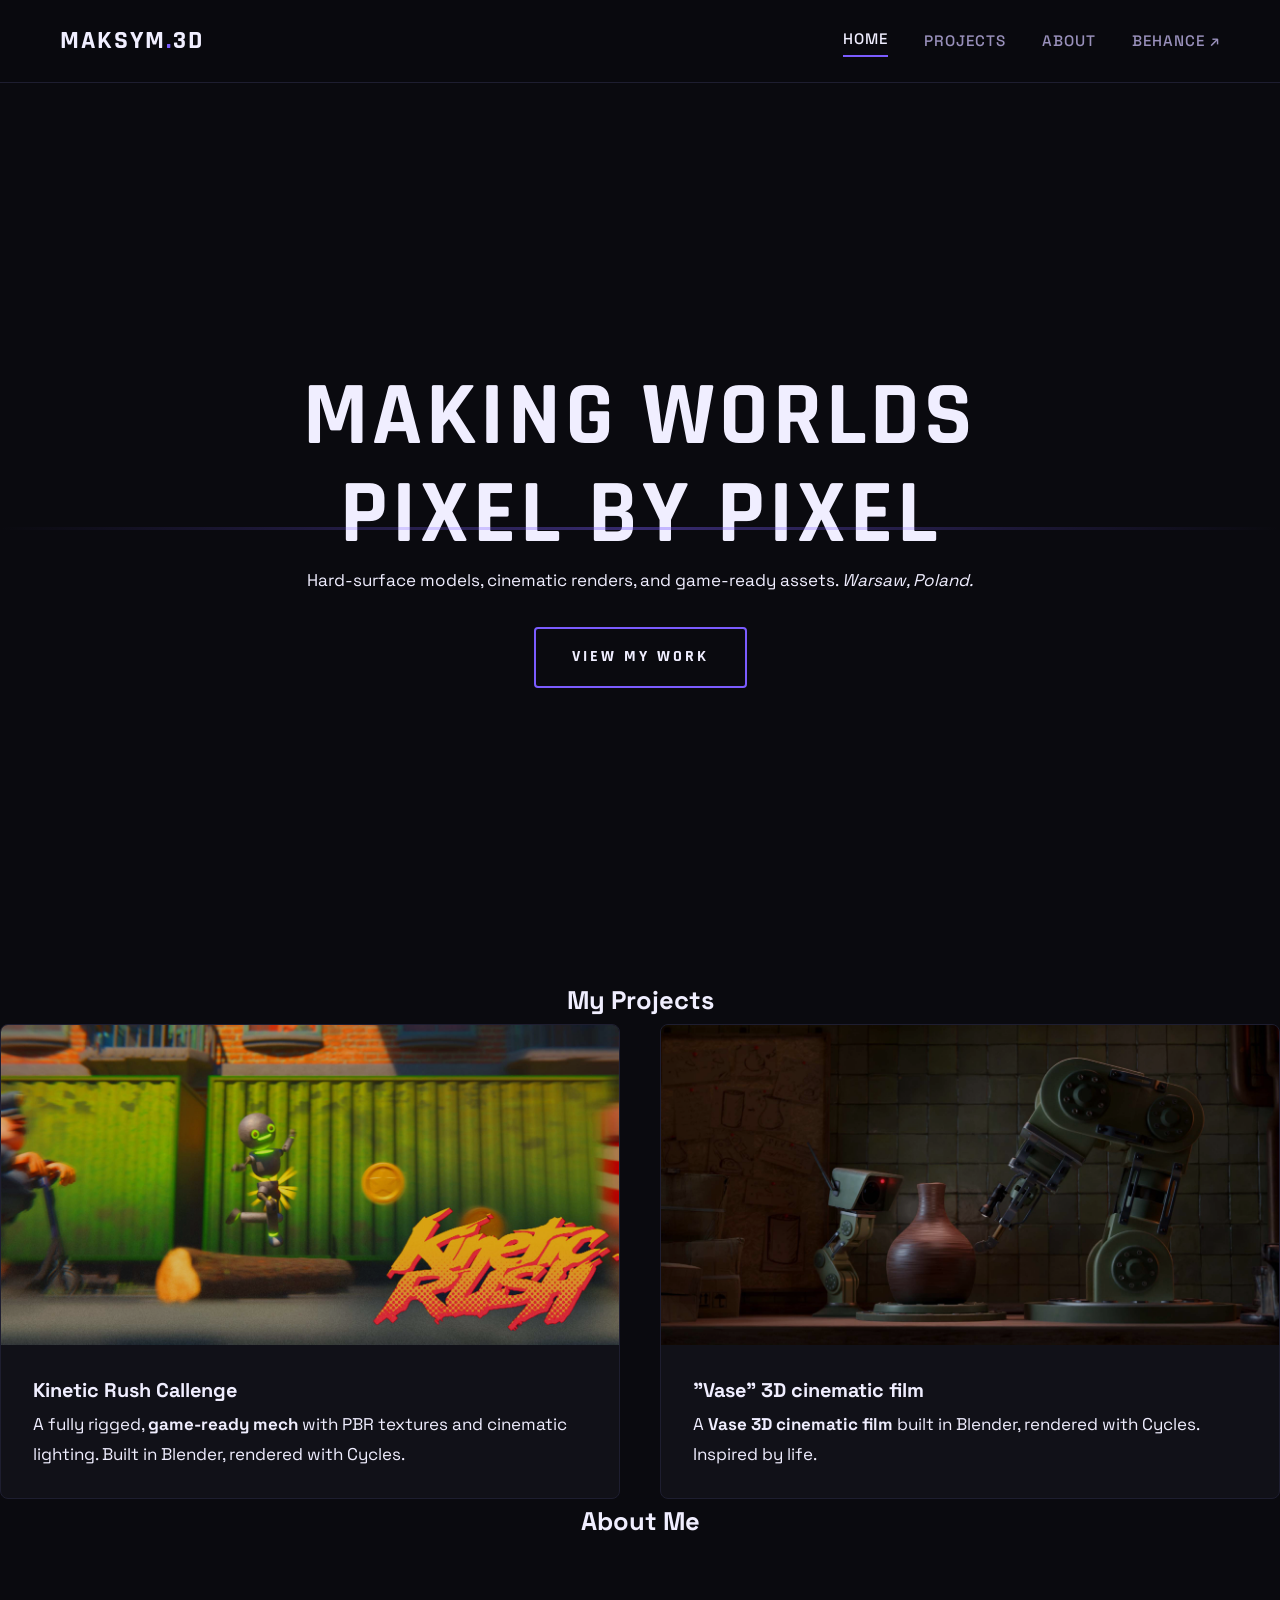
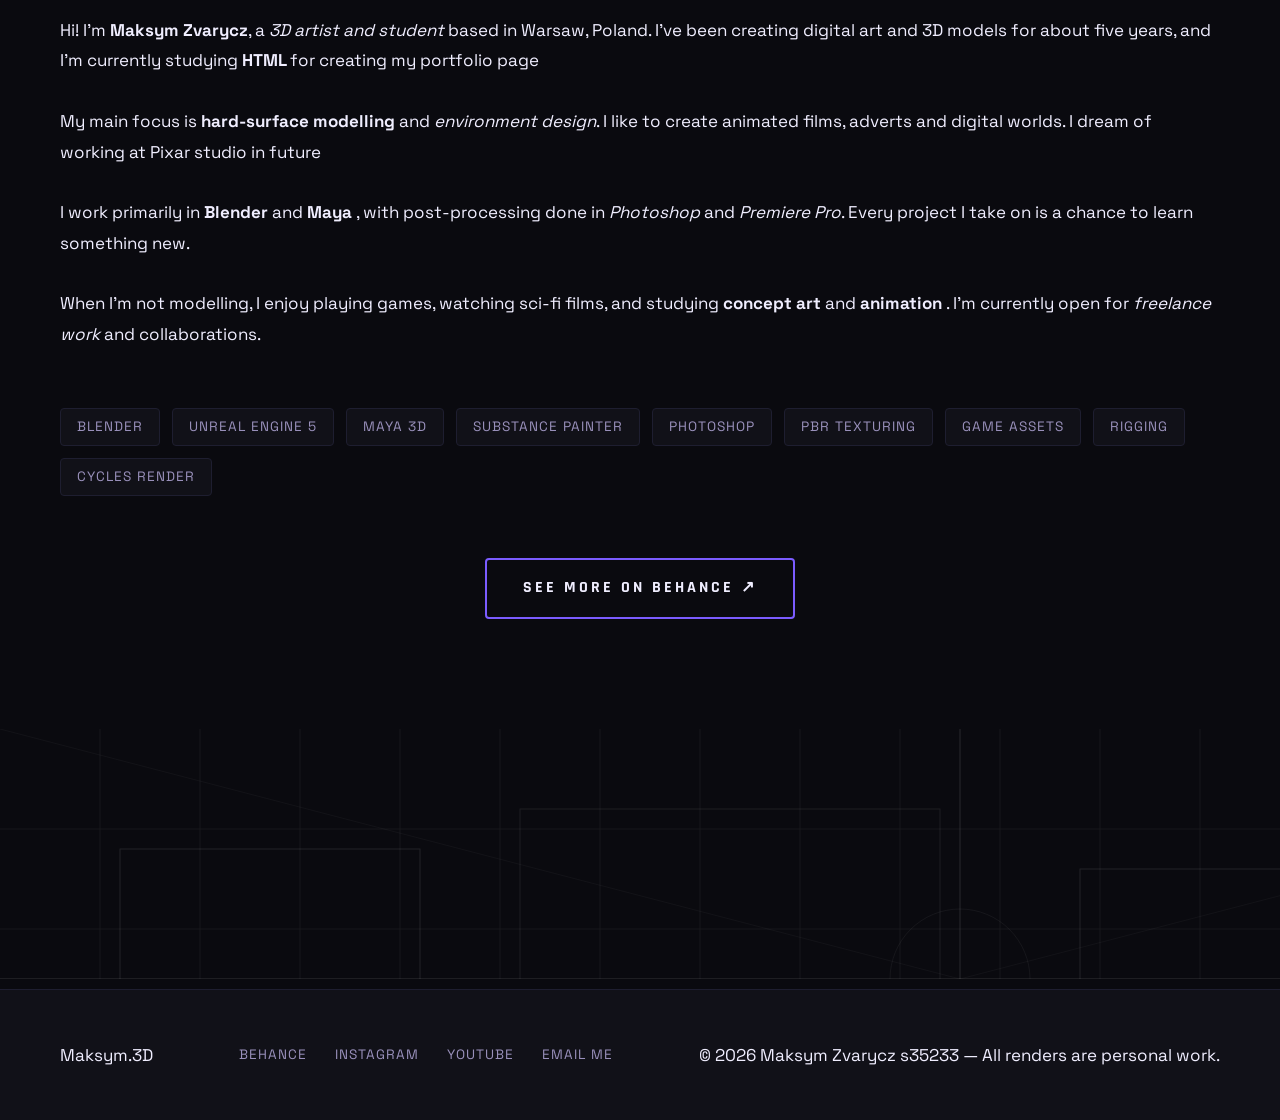
<file: index.html>
<!DOCTYPE html>
<html>
<html lang="en">
<head>
    <meta charset="UTF-8">
    <meta name="viewport" content="width=device-width, initial-scale=1.0">
    <title>Maksym Zvarycz — 3D Artist Portfolio</title>
    <link rel="stylesheet" href="style.css">
</head>
 
<body>
    <header>
        <a href="index.html" class="logo">Maksym<span>.</span>3D</a>
        <nav>
            <a href="index.html" class="active">Home</a>
            <a href="#projects">Projects</a>
            <a href="#about">About</a>
            <a href="https://www.behance.net/maximalityyystudio" target="_blank"> Behance ↗</a>
        </nav>
    </header>
    <main>
 
        <!-- Main banner  -->
        <section class="hero">
            <h1>Making Worlds<br><span>Pixel by Pixel</span></h1>
            <p>Hard-surface models, cinematic renders, and game-ready assets. <em>Warsaw, Poland.</em></p>
            <a href="#projects" class="btn">View My Work</a>
        </section>
 
        <!- PROJECTS ->
        <section id="projects">
            <center><h2>My <span>Projects</span></h2></center>
 
            <div class="projects-grid">
 
                <!-- Card 1 -->
                <a href="https://s35233-pja.github.io/card_1.HTML" class="project-card">
                    <img
                        src="Kinetic rush image.jpg"
                        alt="Kinetic Rush Callenge"
                    >
                    <div class="card-body">
                        <h3>Kinetic Rush Callenge</h3>
                        <p>A fully rigged, <b>game-ready mech</b> with PBR textures and cinematic lighting. Built in Blender, rendered with Cycles.</p>
                    </div>
                </a>
 
                <!-- Card 2 -->
                <a href="https://s35233-pja.github.io/card 2.HTML" class="project-card">
                    <img
                        src="Vase film banner.jpg"
                        alt="It's great that someone's reading this. Give me 35 points pls)"
                    >
                    <div class="card-body">
                        <h3> "Vase" 3D cinematic film</h3>
                        <p>A <b> Vase 3D cinematic film</b> built in Blender, rendered with Cycles. Inspired by life. </p>
                    </div>
                </a>
 
            </div>
        </section>
 


        <!-- ABOUT ME -->
        <section id="about">
<center> <h2> About <span>Me</span> </h2> </center>
            <div class="about-section">
<p>
Hi! I'm <b>Maksym Zvarycz</b>, a <em>3D artist and student</em> based in Warsaw, Poland. I've been creating digital art and 3D models for about five years, and I'm currently studying <b> HTML </b> for creating my portfolio page </p> <p>
My main focus is <b>hard-surface modelling</b> and <em>environment design</em>. I like to create animated films, adverts and digital worlds. I dream of working at Pixar studio in future </p> <p>
I work primarily in <b>Blender</b> and <b> Maya </b>, with post-processing done in <em>Photoshop</em> and <em>Premiere Pro</em>. Every project I take on is a chance to learn something new.</p> <p>
When I'm not modelling, I enjoy playing games, watching sci-fi films, and studying <b>concept art</b> and <b> animation </b>. I'm currently open for <em>freelance work</em> and collaborations. 
</p>


<ul class="skills-list">
                    <li>Blender</li>
                    <li>Unreal Engine 5</li>
                    <li>Maya 3D</li>
                    <li>Substance Painter</li>
                    <li>Photoshop</li>
                    <li>PBR Texturing</li>
                    <li>Game Assets</li>
                    <li>Rigging</li>
                    <li>Cycles Render</li>
                </ul>
 
                <a href="https://www.behance.net/maximalityyystudio" target="_blank" class="btn">See More on Behance ↗</a>
            </div>
          <center>
<svg width="2560" height="250" >
    <!-- SVG BACKGROUND -->
    <rect width="2560" height="250" fill="#0a0a0f"/>

    <!-- GRID (small squares) -->
    <g stroke="white" opacity="0.05" stroke-width="1">
        <!-- vertical lines -->
        <path d="M100 0 V500"/>
        <path d="M200 0 V500"/>
        <path d="M300 0 V500"/>
        <path d="M400 0 V500"/>
        <path d="M500 0 V500"/>
        <path d="M600 0 V500"/>
        <path d="M700 0 V500"/>
        <path d="M800 0 V500"/>
        <path d="M900 0 V500"/>
        <path d="M1000 0 V500"/>
        <path d="M1100 0 V500"/>
        <path d="M1200 0 V500"/>
        <path d="M1300 0 V500"/>
        <path d="M1400 0 V500"/>
        <path d="M1500 0 V500"/>
        <path d="M1600 0 V500"/>
        <path d="M1700 0 V500"/>
        <path d="M1800 0 V500"/> <path d="M1900 0 V500"/> <path d="M2000 0 V500"/>
 <path d="M2100 0 V500"/> <path d="M2200 0 V500"/> <path d="M2300 0 V500"/> <path d="M2400 0 V500"/> <path d="M2500 0 V500"/>
      <!-- horizontal lines -->
        <path d="M0 100 H2560"/>
        <path d="M0 200 H2560"/>
        <path d="M0 300 H2560"/>
        <path d="M0 400 H25600"/>
    </g>

    <!-- THICK MAIN AXIS -->
    <line x1="0" y1="250" x2="2560" y2="250"
          stroke="white" stroke-width="2" opacity="0.08"/>

    <line x1="960" y1="0" x2="960" y2="500"
          stroke="white" stroke-width="2" opacity="0.06"/>

    <!-- TECH BOXES (like UI layout sketch) -->
    <rect x="120" y="120" width="300" height="180"
          fill="none" stroke="white" opacity="0.10"/>

    <rect x="520" y="80" width="420" height="260"
          fill="none" stroke="white" opacity="0.08"/>

    <rect x="1080" y="140" width="320" height="180"
          fill="none" stroke="white" opacity="0.10"/>

    <rect x="1500" y="100" width="300" height="220"
          fill="none" stroke="white" opacity="0.08"/>

    <!-- CIRCLES (technical marks) -->
    <circle cx="300" cy="350" r="40"
            fill="none" stroke="white" opacity="0.06"/>

    <circle cx="960" cy="250" r="70"
            fill="none" stroke="white" opacity="0.05"/>

    <circle cx="1600" cy="350" r="50"
            fill="none" stroke="white" opacity="0.06"/>

    <!-- DIAGONAL CONSTRUCTION LINES -->
    <line x1="0" y1="500" x2="1920" y2="0"
          stroke="white" opacity="0.03"/>

    <line x1="0" y1="0" x2="1920" y2="500"
          stroke="white" opacity="0.03"/>

</svg>
          </center>
        </section>
    </main>
 
    <!-- FOOTER -->
    <footer>
        <span class="footer-logo">Maksym<span>.</span>3D</span>
        <div class="footer-links">
            <a href="https://www.behance.net/maximalityyystudio" target="_blank">Behance </a>
            <a href="https://www.instagram.com/polskojaponska/" target="_blank" title="Not my instagram btw"> Instagram </a>
            <a href="https://www.youtube.com/@Maximalityyy/featured" target="_blank">YouTube </a>
            <a href="mailto:s353233@pjwstk.edu.pl">Email Me</a>
        </div>
        <p>&copy; 2026 Maksym Zvarycz s35233 — All renders are personal work.</p>
    </footer>
</body>
</html>
</file>
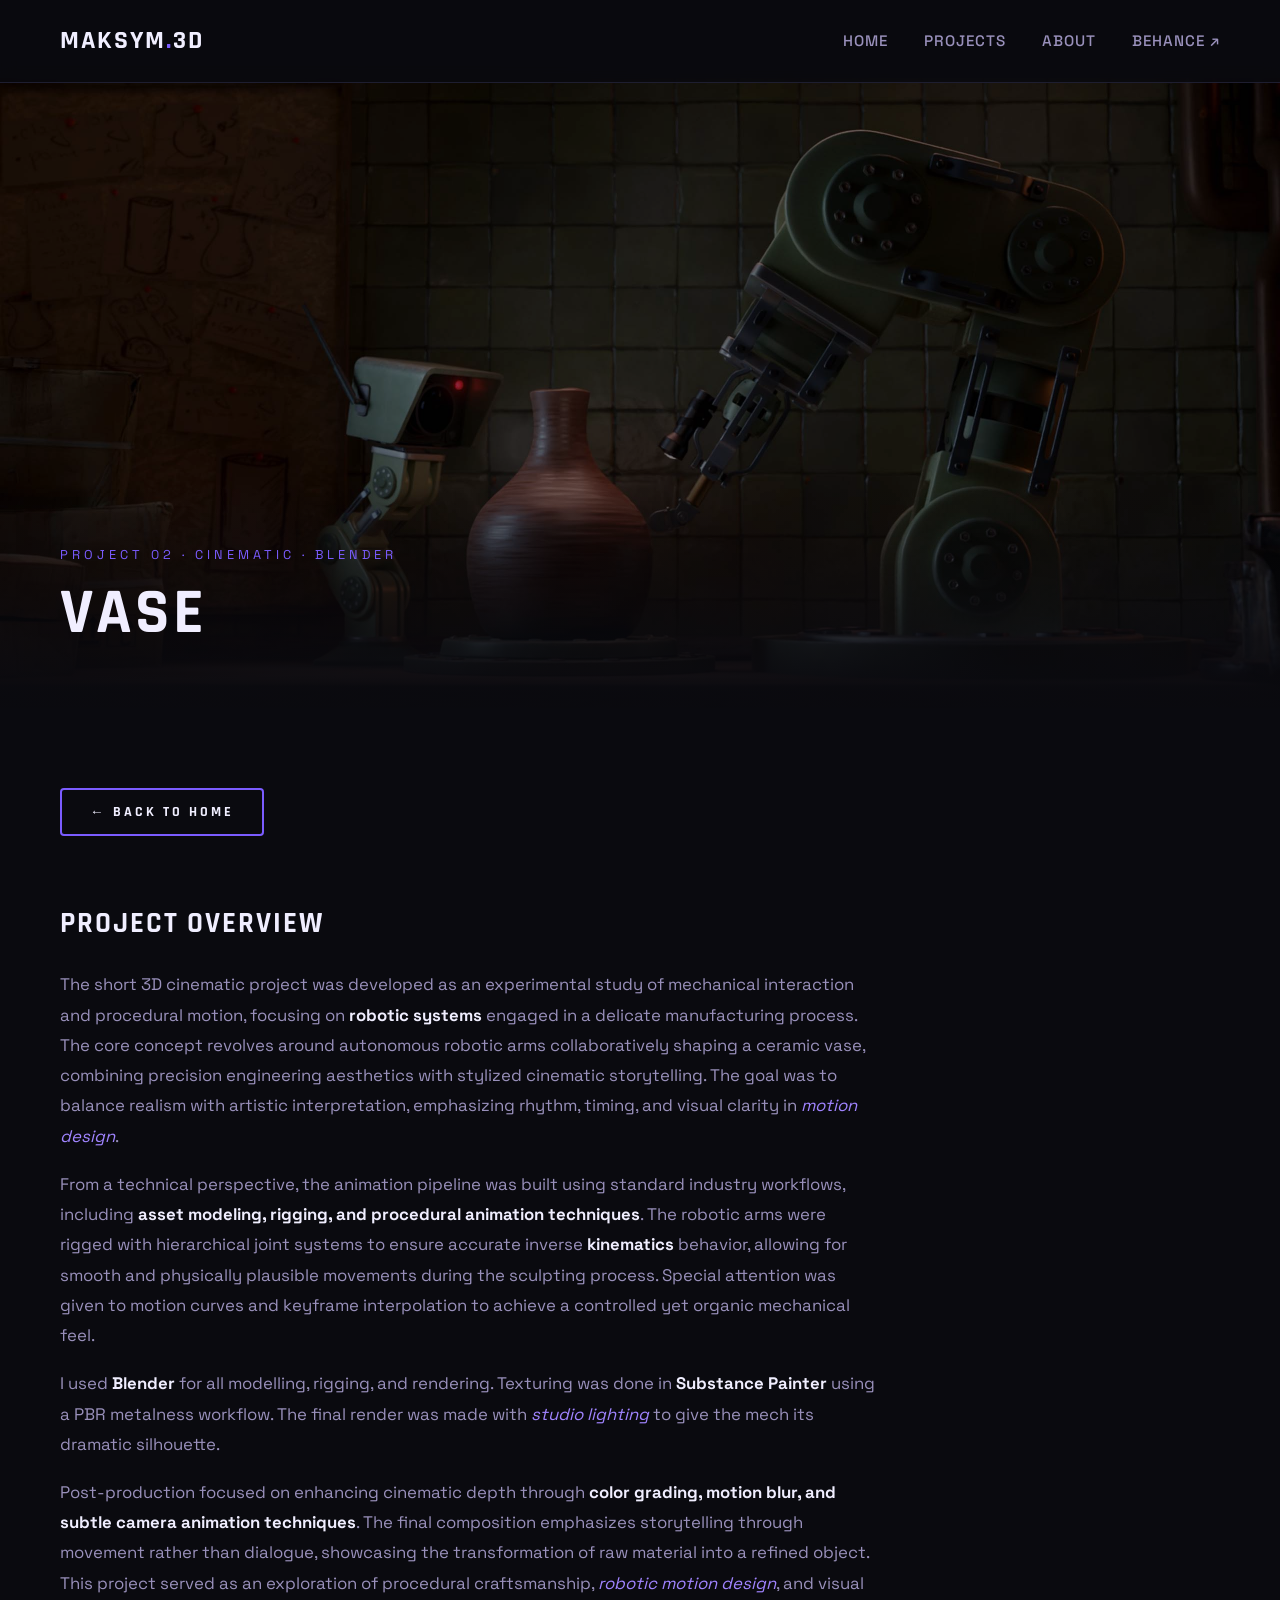
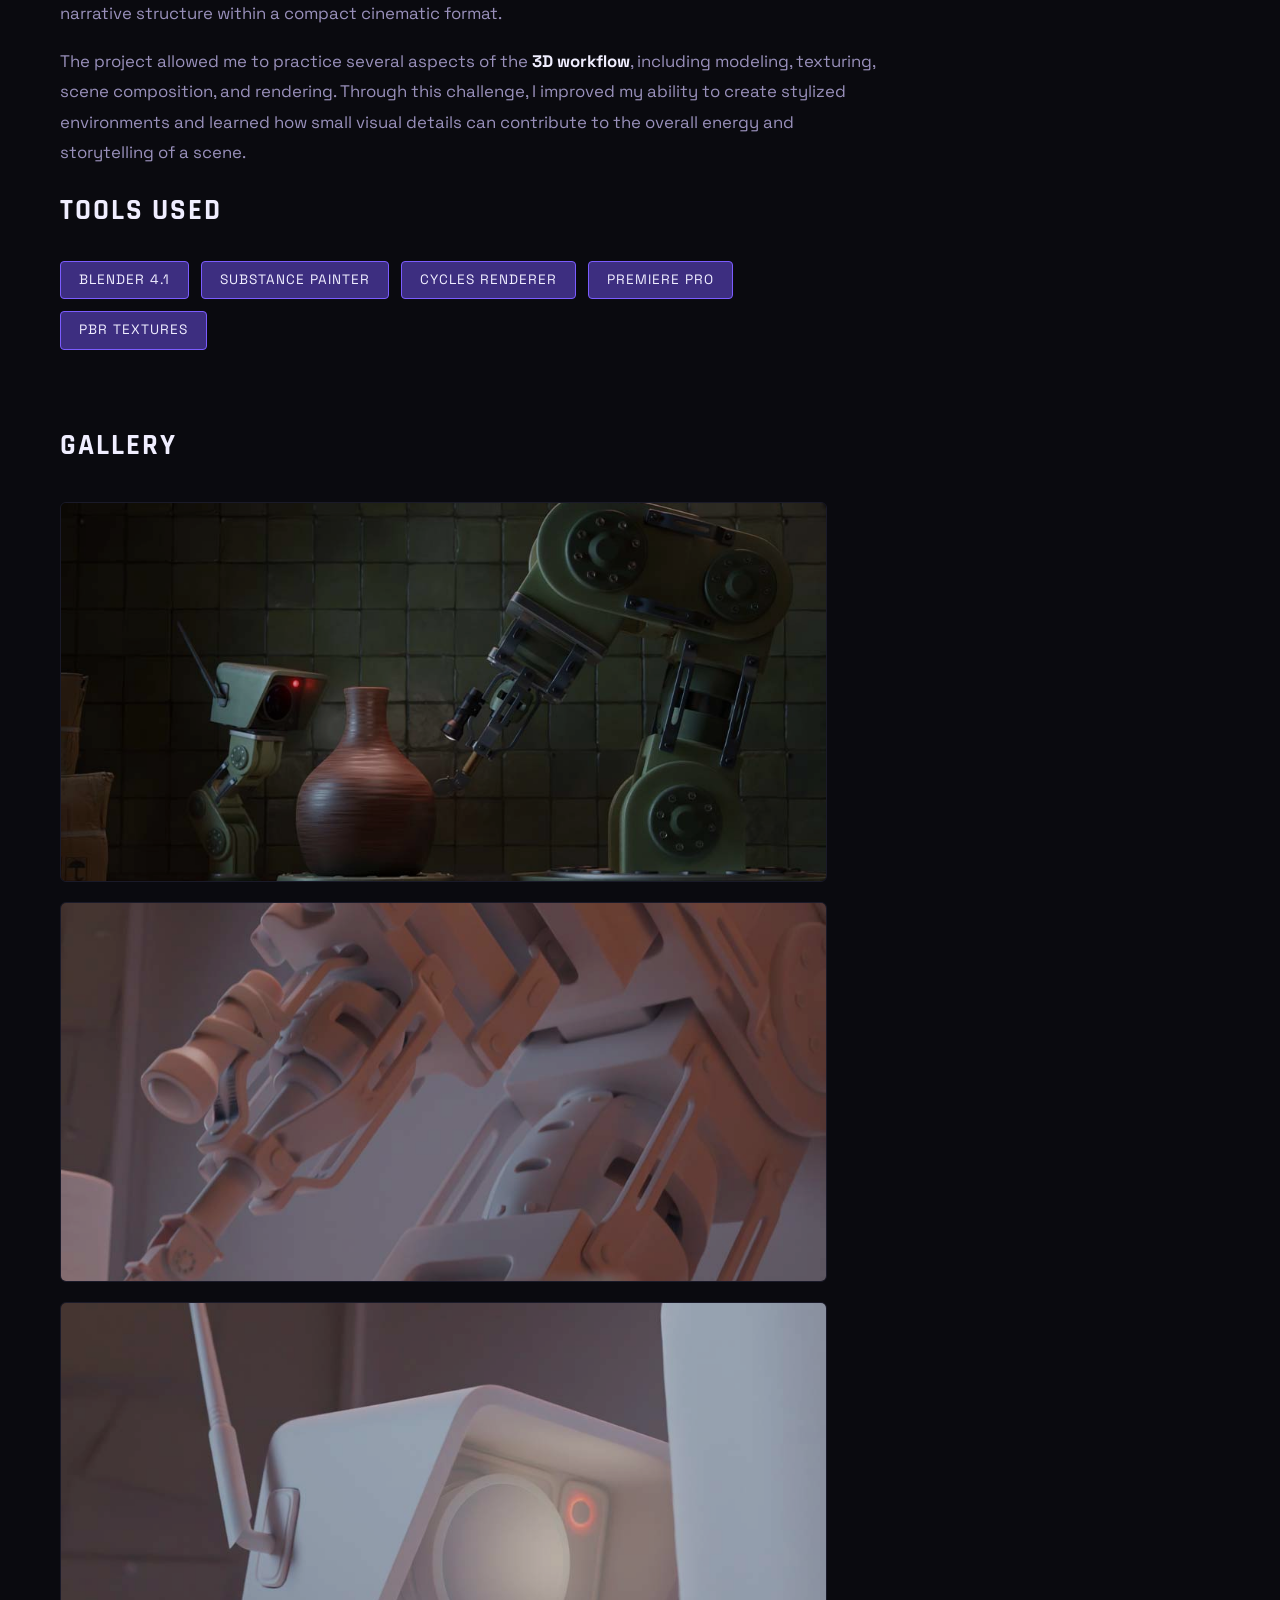
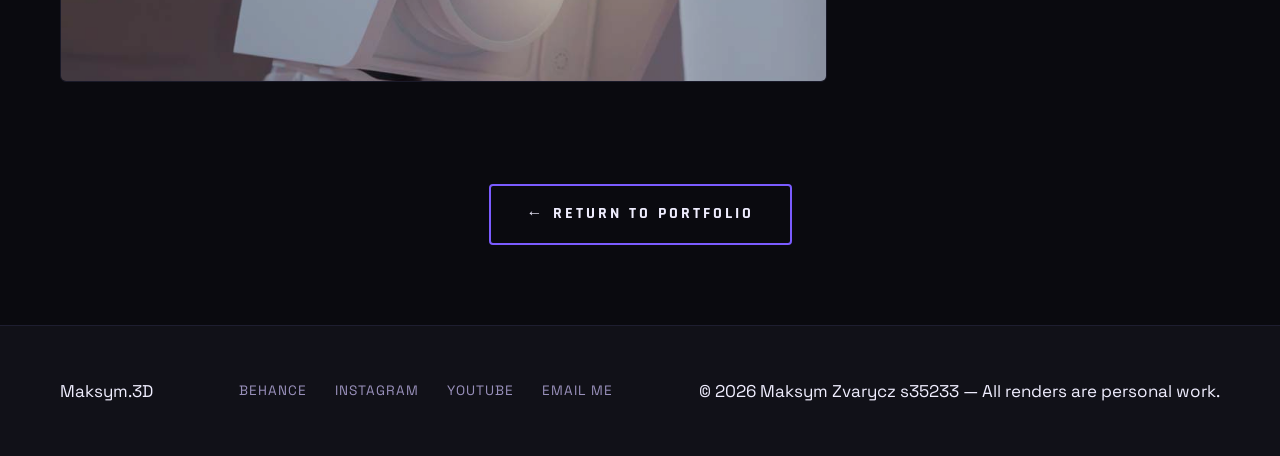
<file: card 2.HTML>
<html lang="en">
<head>
    <meta charset="UTF-8">
    <meta name="viewport" content="width=device-width, initial-scale=1.0">
    <title>Vase — Maksym Zvarycz 3D</title>
    <link rel="stylesheet" href="style.css">
</head>

<body>

    <!-- ===================== HEADER ===================== -->
    <header>
       <a href="index.html" class="logo">Maksym<span>.</span>3D</a>
        <nav>
            <a href="https://s35233-pja.github.io/index.html">Home</a>
            <a href="https://s35233-pja.github.io/index.html#projects">Projects</a>
            <a href="https://s35233-pja.github.io/index.html#about">About</a>
           <a href="https://www.behance.net/maximalityyystudio" target="_blank"> Behance ↗</a>
        </nav>
    </header>

    <!-- ===================== MAIN CONTENT ===================== -->
    <main>

        <!-- ===== PROJECT HERO BANNER ===== -->
        <section class="project-hero">
            <!-- Large banner image (external) -->
            <img
                class="hero-bg"
                src="Vase film banner.jpg"
            >

            <div class="project-hero-content">
                <span class="project-tag">Project 02 · Cinematic · Blender</span>
                <h1>Vase</h1>
            </div>
        </section>

        <!-- ===== PROJECT CONTENT ===== -->
        <div class="project-content">

            <!-- Back button -->
            <a href="index.html" class="btn btn-back">← Back to Home</a>

            <br><br><br>

            <!-- ===== DESCRIPTION ===== -->
            <div class="project-desc">
                <h2>Project Overview</h2>

                <p>
The short 3D cinematic project was developed as an experimental study of mechanical interaction and procedural motion, focusing on <b>robotic systems</b> engaged in a delicate manufacturing process.
The core concept revolves around autonomous robotic arms collaboratively shaping a ceramic vase, combining precision engineering aesthetics with stylized cinematic storytelling.
The goal was to balance realism with artistic interpretation, emphasizing rhythm, timing, and visual clarity in <em>motion design</em>.
                </p>

                <p>
From a technical perspective, the animation pipeline was built using standard industry workflows, including <b>asset modeling, rigging, and procedural animation techniques</b>.
The robotic arms were rigged with hierarchical joint systems to ensure accurate inverse <b>kinematics</b> behavior, allowing for smooth and physically plausible movements during the sculpting process. 
Special attention was given to motion curves and keyframe interpolation to achieve a controlled yet organic mechanical feel.
                </p>

                <p>
                    I used <b>Blender</b> for all modelling, rigging, and rendering.
                    Texturing was done in <b>Substance Painter</b> using a PBR metalness workflow.
                    The final render was made with <em>studio lighting</em> to give the mech its dramatic silhouette.
                </p>

                <p>
                    Post-production focused on enhancing cinematic depth through <b>color grading, motion blur, and subtle camera animation techniques</b>. 
The final composition emphasizes storytelling through movement rather than dialogue, showcasing the transformation of raw material into a refined object. 
This project served as an exploration of procedural craftsmanship, <em>robotic motion design</em>, and visual narrative structure within a compact cinematic format.
                </p>

                <p>
                    The project allowed me to practice several aspects of the <b>3D workflow</b>, including modeling, texturing, scene composition, and rendering.
Through this challenge, I improved my ability to create stylized environments and learned how small visual details can contribute to the overall energy and storytelling of a scene.
                </p>

                <!-- Tools used list -->
                <h2>Tools Used</h2>
                <ul class="tools-list">
                    <li>Blender 4.1</li>
                    <li>Substance Painter</li>
                    <li>Cycles Renderer</li>
                    <li>Premiere Pro</li>
                    <li>PBR textures</li>
                </ul>
            </div>

            <!-- ===== IMAGE GALLERY ===== -->
            <div class="gallery-section">
                <h2>Gallery</h2>
                <div class="gallery-grid">

                    <img
                        class="wide"
                        src="kont 6.jpg"
                        alt="render"
                    >

                    <img class="wide"
                        src="kont 5.jpg"
                        alt="render"
                    >

                    <img class="wide"
                        src="kont 7.jpg"
                        alt="render"
                    >
            
                </div>
            </div>

            <!-- ===== BACK BUTTON (bottom) ===== -->
            <div class="center-wrap">
                <a href="https://s35233-pja.github.io/index.html" class="btn">← Return to Portfolio</a>
            </div>
        </div><!-- end .project-content -->

    </main>

    <!-- FOOTER -->
    <footer>
        <span class="footer-logo">Maksym<span>.</span>3D</span>
        <div class="footer-links">
            <a href="https://www.behance.net/maximalityyystudio" target="_blank">Behance </a>
            <a href="https://www.instagram.com/polskojaponska/" target="_blank" title="Not my instagram btw"> Instagram </a>
            <a href="https://www.youtube.com/@Maximalityyy/featured" target="_blank">YouTube </a>
            <a href="mailto:s353233@pjwstk.edu.pl">Email Me</a>
        </div>
        <p>&copy; 2026 Maksym Zvarycz s35233 — All renders are personal work.</p>
    </footer>
</body>
</html>
</file>
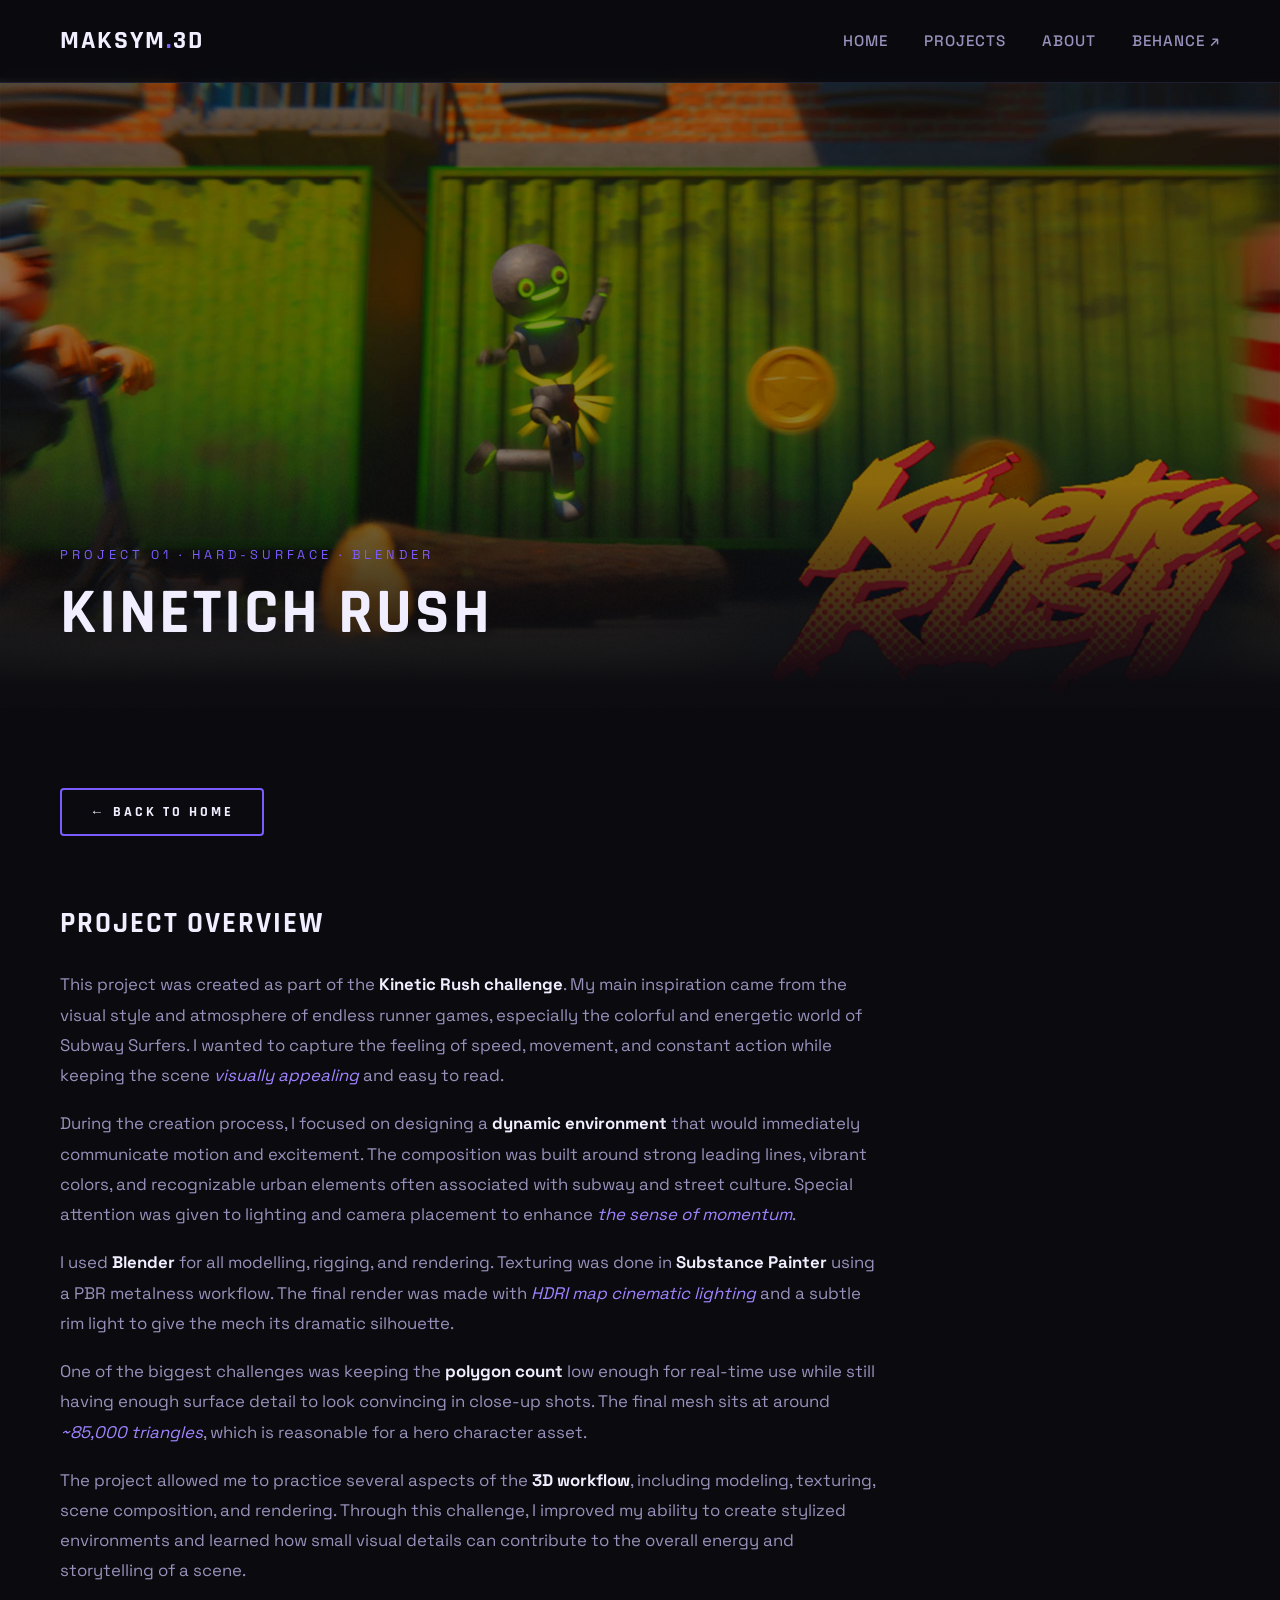
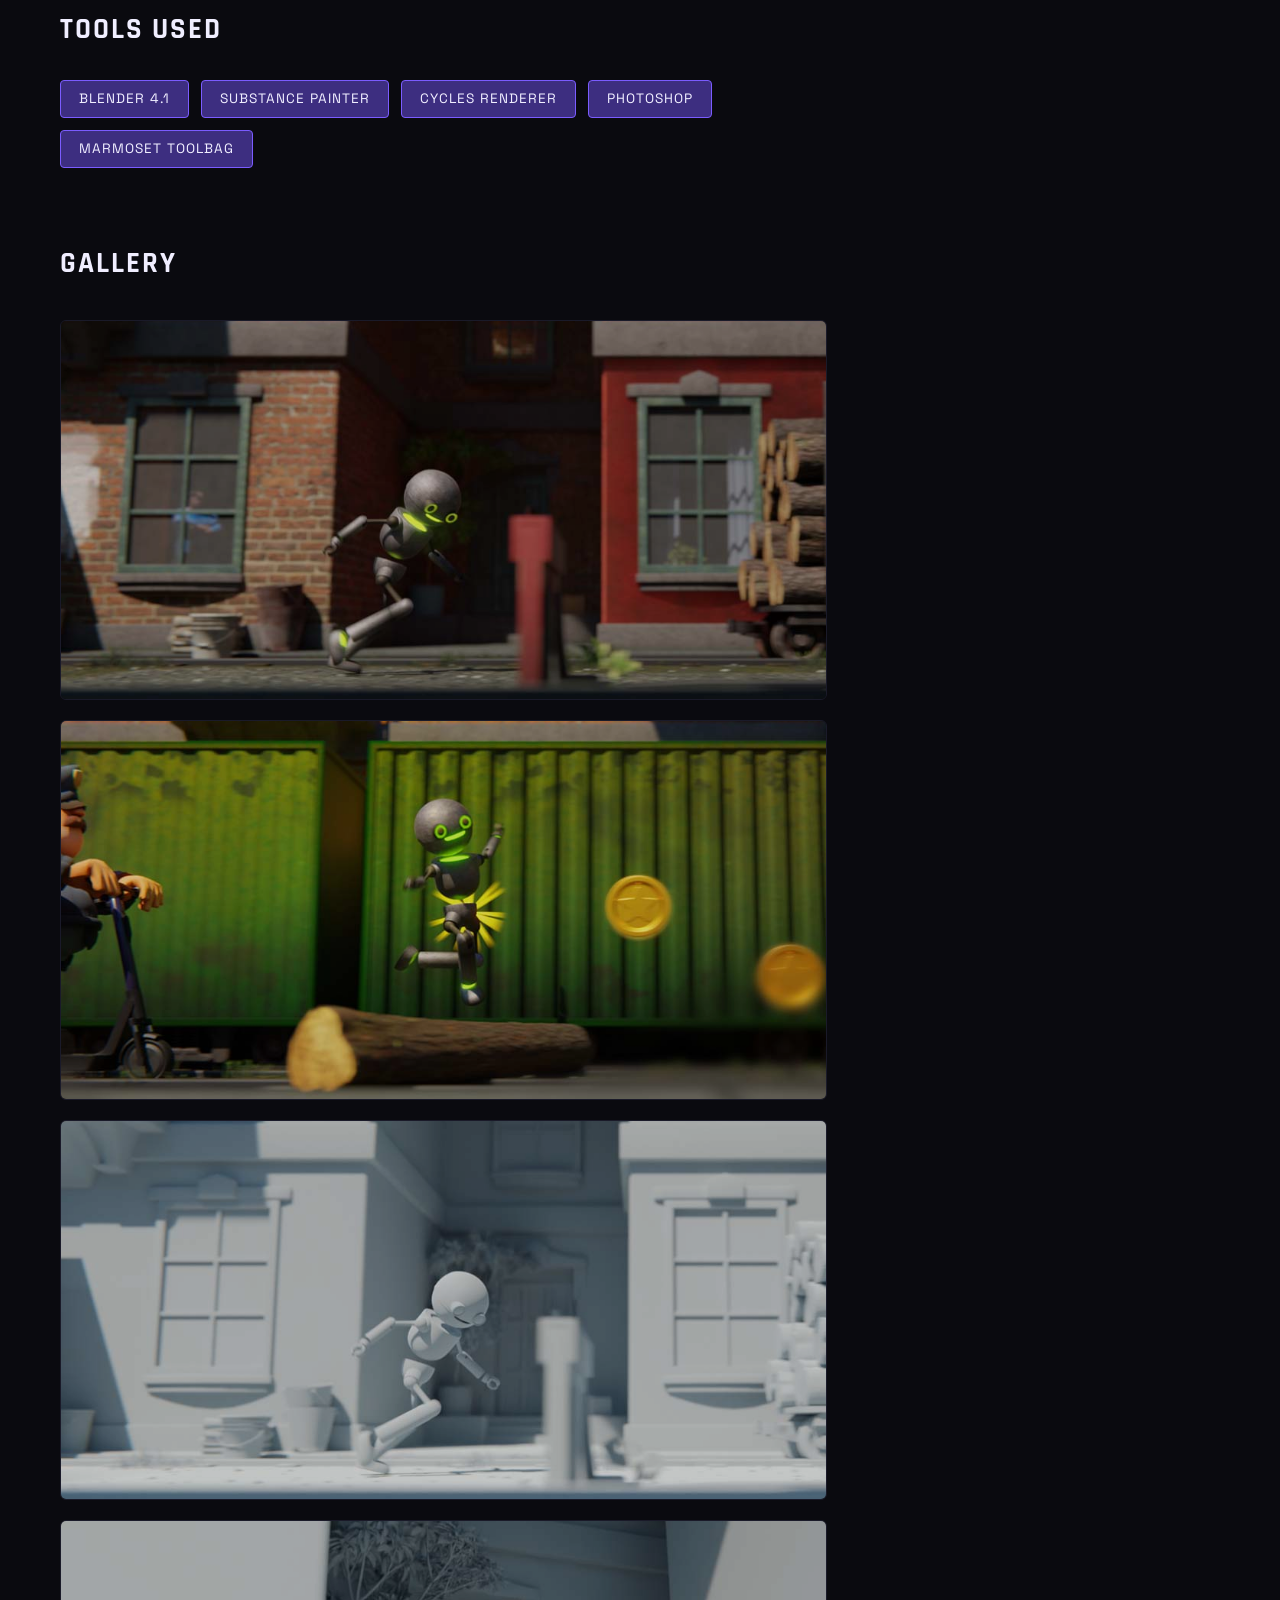
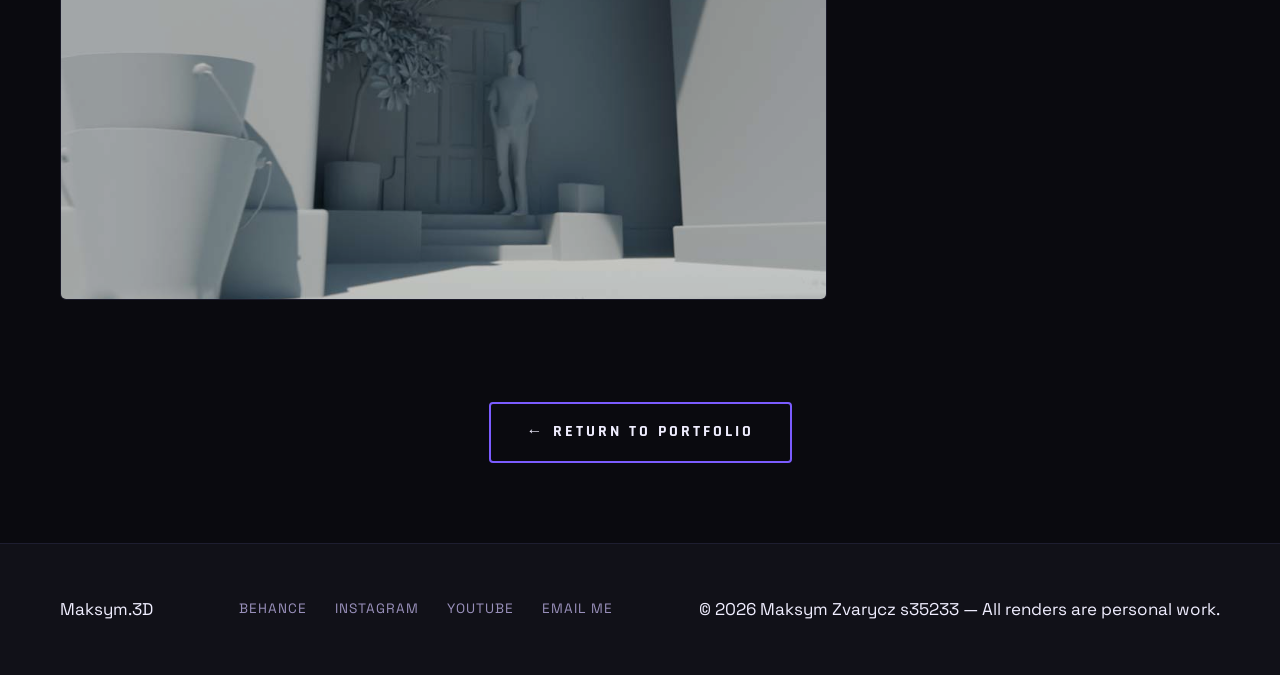
<file: card_1.HTML>
<html lang="en">
<head>
    <meta charset="UTF-8">
    <meta name="viewport" content="width=device-width, initial-scale=1.0">
    <title>Kinetic Rush — Maksym Zvarycz 3D</title>
    <link rel="stylesheet" href="style.css">
</head>

<body>

    <!-- ===================== HEADER ===================== -->
    <header>
       <a href="index.html" class="logo">Maksym<span>.</span>3D</a>
        <nav>
            <a href="https://s35233-pja.github.io/index.html">Home</a>
            <a href="https://s35233-pja.github.io/index.html#projects">Projects</a>
            <a href="https://s35233-pja.github.io/index.html#about">About</a>
           <a href="https://www.behance.net/maximalityyystudio" target="_blank"> Behance ↗</a>
        </nav>
    </header>

    <!-- ===================== MAIN CONTENT ===================== -->
    <main>

        <!-- ===== PROJECT HERO BANNER ===== -->
        <section class="project-hero">
            <!-- Large banner image (external) -->
            <img
                class="hero-bg"
                src="Kinetic rush image.jpg"
            >

            <div class="project-hero-content">
                <span class="project-tag">Project 01 · Hard-Surface · Blender</span>
                <h1>Kinetich Rush</h1>
            </div>
        </section>

        <!-- ===== PROJECT CONTENT ===== -->
        <div class="project-content">

            <!-- Back button -->
            <a href="index.html" class="btn btn-back">← Back to Home</a>

            <br><br><br>

            <!-- ===== DESCRIPTION ===== -->
            <div class="project-desc">
                <h2>Project Overview</h2>

                <p>
This project was created as part of the <b>Kinetic Rush challenge</b>. 
My main inspiration came from the visual style and atmosphere of endless runner games, especially the colorful and energetic world of Subway Surfers. 
I wanted to capture the feeling of speed, movement, and constant action while keeping the scene <em>visually appealing</em> and easy to read.
                </p>

                <p>
During the creation process, I focused on designing a <b>dynamic environment</b> that would immediately communicate motion and excitement. 
The composition was built around strong leading lines, vibrant colors, and recognizable urban elements often associated with subway and street culture.
Special attention was given to lighting and camera placement to enhance <em>the sense of momentum</em>.
                </p>

                <p>
                    I used <b>Blender</b> for all modelling, rigging, and rendering.
                    Texturing was done in <b>Substance Painter</b> using a PBR metalness workflow.
                    The final render was made with <em>HDRI map cinematic lighting</em> and
                    a subtle rim light to give the mech its dramatic silhouette.
                </p>

                <p>
                    One of the biggest challenges was keeping the <b>polygon count</b> low enough
                    for real-time use while still having enough surface detail to look convincing
                    in close-up shots. The final mesh sits at around <em>~85,000 triangles</em>,
                    which is reasonable for a hero character asset.
                </p>

                <p>
                    The project allowed me to practice several aspects of the <b>3D workflow</b>, including modeling, texturing, scene composition, and rendering.
Through this challenge, I improved my ability to create stylized environments and learned how small visual details can contribute to the overall energy and storytelling of a scene.
                </p>

                <!-- Tools used list -->
                <h2>Tools Used</h2>
                <ul class="tools-list">
                    <li>Blender 4.1</li>
                    <li>Substance Painter</li>
                    <li>Cycles Renderer</li>
                    <li>Photoshop</li>
                    <li>Marmoset Toolbag</li>
                </ul>
            </div>

            <!-- ===== IMAGE GALLERY ===== -->
            <div class="gallery-section">
                <h2>Gallery</h2>
                <div class="gallery-grid">

                    <img
                        class="wide"
                        src="kont 3.jpg"
                        alt="render"
                    >

                    <img class="wide"
                        src="kont 1.jpg"
                        alt="render"
                    >

                    <img class="wide"
                        src="kont 2.jpg"
                        alt="render"
                    >
                    <img class="wide"
                        src="kont 4.jpg"
                        alt="render"
                    >

                </div>
            </div>

            <!-- ===== BACK BUTTON (bottom) ===== -->
            <div class="center-wrap">
                <a href="https://s35233-pja.github.io/index.html" class="btn">← Return to Portfolio</a>
            </div>
        </div><!-- end .project-content -->

    </main>

    <!-- FOOTER -->
    <footer>
        <span class="footer-logo">Maksym<span>.</span>3D</span>
        <div class="footer-links">
            <a href="https://www.behance.net/maximalityyystudio" target="_blank">Behance </a>
            <a href="https://www.instagram.com/polskojaponska/" target="_blank" title="Not my instagram btw"> Instagram </a>
            <a href="https://www.youtube.com/@Maximalityyy/featured" target="_blank">YouTube </a>
            <a href="mailto:s353233@pjwstk.edu.pl">Email Me</a>
        </div>
        <p>&copy; 2026 Maksym Zvarycz s35233 — All renders are personal work.</p>
    </footer>
</body>
</html>
</file>
<file: style.css>
/* PORTFOLIO - 3D ARTIST
   style.css - Main Stylesheet
   Written by: MAKSYM ZVARYCZ */

/* ---- Google Fonts Import ---- */
@import url('https://fonts.googleapis.com/css2?family=Rajdhani:wght@400;600;700&family=Space+Grotesk:wght@300;400;500&display=swap');

/* ---- CSS Variables (custom properties) ---- */
:root {
    --bg-dark:       #0a0a0f;
    --bg-card:       #111118;
    --bg-section:    #0d0d14;
    --accent:        #7b5cff;
    --accent-glow:   #a084ff;
    --accent-dim:    #3d2e80;
    --text-white:    #f0eeff;
    --text-grey:     #9990bb;
    --border-color:  #1e1e30;
    --font-heading:  'Rajdhani', sans-serif;
    --font-body:     'Space Grotesk', sans-serif;
}

/* ---- Reset & Base ---- */
* {
    margin: 0;
    padding: 0;
    box-sizing: border-box;
}

html {
    scroll-behavior: smooth;
}

body {
    background-color: var(--bg-dark);
    color: var(--text-white);
    font-family: var(--font-body);
    font-size: 17px;
    line-height: 1.8;
}

/* ---- KEYFRAME ANIMATIONS ---- */

/* Glowing pulse animation for hero title */
@keyframes glow-pulse {
    0%   { text-shadow: 0 0 10px var(--accent), 0 0 20px var(--accent); }
    50%  { text-shadow: 0 0 25px var(--accent-glow), 0 0 60px var(--accent-glow), 0 0 80px var(--accent); }
    100% { text-shadow: 0 0 10px var(--accent), 0 0 20px var(--accent); }
}

/* Slow floating animation for hero badge */
@keyframes float {
    0%   { transform: translateY(0px); }
    50%  { transform: translateY(-10px); }
    100% { transform: translateY(0px); }
}

/* Fade in from bottom - used on sections */
@keyframes fade-up {
    from {
        opacity: 0;
        transform: translateY(30px);
    }
    to {
        opacity: 1;
        transform: translateY(0);
    }
}

/* Scanning line effect on hero banner */
@keyframes scan-line {
    0%   { top: -5%; }
    100% { top: 105%; }
}

/* ============================================
   HEADER / NAVIGATION
   ============================================ */

header {
    position: fixed;
    top: 0;
    left: 0;
    width: 100%;
    z-index: 100;
    background-color: rgba(10, 10, 15, 0.85);
    backdrop-filter: blur(10px);
    border-bottom: 1px solid var(--border-color);
    padding: 18px 60px;
    display: flex;
    justify-content: space-between;
    align-items: center;
}

/* Logo / site name */
.logo {
    font-family: var(--font-heading);
    font-size: 1.6rem;
    font-weight: 700;
    color: var(--text-white);
    text-decoration: none;
    letter-spacing: 2px;
    text-transform: uppercase;
}

.logo span {
    color: var(--accent);
}

/* Navigation links */
nav {
    display: flex;
    gap: 36px;
    align-items: center;
}

nav a {
    color: var(--text-grey);
    text-decoration: none;
    font-size: 0.95rem;
    font-weight: 500;
    letter-spacing: 1px;
    text-transform: uppercase;
    transition: color 0.3s ease;
}

nav a:hover {
    color: var(--accent-glow);
}

/* Active / current page link */
nav a.active {
    color: var(--text-white);
    border-bottom: 2px solid var(--accent);
    padding-bottom: 2px;
}

/* ============================================
   HERO SECTION
   ============================================ */

.hero {
    position: relative;
    width: 100%;
    min-height: 100vh;
    display: flex;
    flex-direction: column;
    justify-content: center;
    align-items: center;
    text-align: center;
    overflow: hidden;
    padding: 0 90px;

    /* Background */
    background-image:
        linear-gradient(to bottom, rgba(10,10,15,0.6) 0%, rgba(10,10,15,0.4) 50%, rgba(10,10,15,0.9) 100%),
        url("https://wallpapershome.com/images/pages/pic_h/5255.jpg");
    background-size: cover;
    background-position: center;
    background-attachment: fixed;
}

/* Animation scaner */
.hero::after {
    content: '';
    position: absolute;
    left: 0;
    width: 100%;
    height: 3px;
    background: linear-gradient(90deg, transparent, var(--accent), transparent);
    opacity: 0.4;
    animation: scan-line 5s linear infinite;
}

/* Main hero title */
.hero h1 {
    font-family: var(--font-heading);
    font-size: clamp(3rem, 7vw, 7rem);
    font-weight: 700;
    line-height: 1.1;
    letter-spacing: 4px;
    text-transform: uppercase;
    color: var(--text-white);
    animation: glow-pulse 1s ease-in-out infinite;
}

.hero h1 .highlight {
    color: var(--accent-glow);
}

/* Subtitle under hero title */
.hero-sub {
    margin-top: 24px;
    font-size: 1.15rem;
    color: var(--text-grey);
    max-width: 600px;
    font-style: italic;
}

/* Scroll indicator at bottom */
.scroll-hint {
    position: absolute;
    bottom: 40px;
    font-size: 0.8rem;
    letter-spacing: 3px;
    text-transform: uppercase;
    color: var(--text-grey);
}

/* ============================================
   SECTION TITLES (shared)
   ============================================ */

.section-title {
    font-family: var(--font-heading);
    font-size: clamp(2rem, 4vw, 3.5rem);
    font-weight: 700;
    letter-spacing: 3px;
    text-transform: uppercase;
    color: var(--text-white);
    margin-bottom: 12px;
}

.section-title span {
    color: var(--accent);
}

.section-subtitle {
    color: var(--text-grey);
    font-size: 1rem;
    margin-bottom: 60px;
    font-style: italic;
}

.section-header {
    text-align: center;
    margin-bottom: 20px;
}

/* Divider line under section titles */
.divider {
    width: 80px;
    height: 3px;
    background: linear-gradient(90deg, var(--accent), transparent);
    margin: 16px auto 0 auto;
}

/* ============================================
   PROJECTS SECTION
   ============================================ */

.projects-section {
    background-color: var(--bg-section);
    padding: 120px 60px;
    animation: fade-up 0.8s ease both;
}

/* Cards grid using CSS Grid */
.projects-grid {
    display: grid;
    grid-template-columns: repeat(2, 1fr);
    gap: 40px;
    max-width: 1400px;
    margin: 0 auto;
}

/* Single project card */
.project-card {
    background-color: var(--bg-card);
    border: 1px solid var(--border-color);
    border-radius: 8px;
    overflow: hidden;
    text-decoration: none;
    color: var(--text-white);
    transition: transform 0.3s ease, border-color 0.3s ease, box-shadow 0.3s ease;
    display: block;
}

.project-card:hover {
    transform: translateY(-8px);
    border-color: var(--accent-dim);
    box-shadow: 0 20px 60px rgba(123, 92, 255, 0.2);
}

.project-card img {
    width: 100%;
    height: 320px;
    object-fit: cover;
    display: block;
    filter: brightness(0.85);
    transition: filter 0.3s ease;
}

.project-card:hover img {
    filter: brightness(1);
}

.card-body {
    padding: 28px 32px;
}

.card-tag {
    font-size: 0.75rem;
    letter-spacing: 3px;
    text-transform: uppercase;
    color: var(--accent);
    margin-bottom: 10px;
    display: block;
}

.card-title {
    font-family: var(--font-heading);
    font-size: 1.8rem;
    font-weight: 700;
    letter-spacing: 1px;
    margin-bottom: 12px;
}

.card-desc {
    color: var(--text-grey);
    font-size: 0.95rem;
    line-height: 1.7;
}

/* ============================================
   ABOUT ME SECTION
   ============================================ */

.about-section {
    padding-top: 20px;
    padding-bottom: 60px;
    padding-left: 60px;
    padding-right: 60px;

    max-width: 1400px;
    margin: 50px auto;

    display: flex;
    flex-direction: column;
    justify-content: center;
    align-items: center;
    gap: 30px;
}

.about-image-wrap {
    flex: 0 0 420px;
}

.about-image-wrap img {
    width: 100%;
    height: 520px;
    object-fit: cover;
    border-radius: 6px;
    border: 1px solid var(--border-color);
    filter: grayscale(20%) brightness(0.9);
}

/*footer suport*/

.about-text {
    flex: 1;
}

.about-text p {
    color: var(--text-grey);
    margin-bottom: 22px;
    font-size: 1.05rem;
}

.about-text p b {
    color: var(--text-white);
    font-weight: 600;
}

.about-text p em {
    color: var(--accent-glow);
    font-style: italic;
}

/* Skills list */
.skills-list {
    display: flex;
    flex-wrap: wrap;
    gap: 12px;
    margin-top: 28px;
    list-style: none;
}

.skills-list li {
    background-color: var(--bg-card);
    border: 1px solid var(--border-color);
    color: var(--text-grey);
    font-size: 0.85rem;
    letter-spacing: 1px;
    padding: 6px 16px;
    border-radius: 4px;
    text-transform: uppercase;
    transition: border-color 0.3s ease, color 0.3s ease;
}

.skills-list li:hover {
    border-color: var(--accent);
    color: var(--text-white);
}

/* ============================================
   CTA BUTTON (custom styled)
   ============================================ */

.btn {
    display: inline-block;
    margin-top: 32px;
    padding: 14px 36px;
    font-family: var(--font-heading);
    font-size: 1rem;
    font-weight: 700;
    letter-spacing: 3px;
    text-transform: uppercase;
    color: var(--text-white);
    text-decoration: none;
    background: transparent;
    border: 2px solid var(--accent);
    border-radius: 4px;
    cursor: pointer;
    transition: background 0.3s ease, color 0.3s ease, box-shadow 0.3s ease, transform 0.2s ease;
}

.btn:hover {
    background-color: var(--accent);
    color: #fff;
    box-shadow: 0 0 30px rgba(123, 92, 255, 0.5);
    transform: scale(1.04);
}

/* Back button - used on subpages */
.btn-back {
    margin-top: 0;
    padding: 10px 28px;
    font-size: 0.85rem;
}

/* ============================================
   FOOTER
   ============================================ */

footer {
    background-color: var(--bg-card);
    border-top: 1px solid var(--border-color);
    padding: 50px 60px;
    display: flex;
    justify-content: space-between;
    align-items: center;
    flex-wrap: wrap;
    gap: 20px;
}

.footer-name {
    font-family: var(--font-heading);
    font-size: 1.4rem;
    font-weight: 700;
    letter-spacing: 2px;
    color: var(--text-white);
}

.footer-name span {
    color: var(--accent);
}

.footer-links {
    display: flex;
    gap: 28px;
}

.footer-links a {
    color: var(--text-grey);
    font-size: 0.85rem;
    letter-spacing: 1px;
    text-transform: uppercase;
    text-decoration: none;
    transition: color 0.3s ease;
}

.footer-links a:hover {
    color: var(--accent-glow);
}

.footer-copy {
    color: var(--text-grey);
    font-size: 0.8rem;
    font-style: italic;
}

/* ============================================
   PROJECT SUBPAGE STYLES
   ============================================ */

/* Project hero banner */
.project-hero {
    position: relative;
    width: 100%;
    height: 70vh;
    min-height: 500px;
    display: flex;
    align-items: flex-end;
    overflow: hidden;
}

.project-hero img.hero-bg {
    position: absolute;
    inset: 0;
    width: 100%;
    height: 100%;
    object-fit: cover;
    object-position: center;
    filter: brightness(0.55);
    z-index: 0;
}

.project-hero-content {
    position: relative;
    z-index: 1;
    padding: 60px;
    width: 100%;
    background: linear-gradient(transparent, rgba(10,10,15,0.95) 90%);
}

.project-tag {
    font-size: 0.8rem;
    letter-spacing: 4px;
    text-transform: uppercase;
    color: var(--accent);
    display: block;
    margin-bottom: 12px;
}

.project-hero h1 {
    font-family: var(--font-heading);
    font-size: clamp(2.5rem, 5vw, 5rem);
    font-weight: 700;
    letter-spacing: 3px;
    text-transform: uppercase;
    line-height: 1.1;
}

/* Project content wrapper */
.project-content {
    max-width: 1400px;
    margin: 0 auto;
    padding: 80px 60px;
}

/* Project description text */
.project-desc {
    max-width: 820px;
    margin-bottom: 70px;
}

.project-desc h2 {
    font-family: var(--font-heading);
    font-size: 1.8rem;
    letter-spacing: 2px;
    text-transform: uppercase;
    color: var(--text-white);
    margin-bottom: 20px;
}

.project-desc p {
    color: var(--text-grey);
    margin-bottom: 18px;
    font-size: 1.05rem;
}

.project-desc p b {
    color: var(--text-white);
}

.project-desc p em {
    color: var(--accent-glow);
}

/* Tools list */
.tools-list {
    list-style: none;
    display: flex;
    flex-wrap: wrap;
    gap: 12px;
    margin-top: 24px;
}

.tools-list li {
    background-color: var(--accent-dim);
    color: var(--text-white);
    font-size: 0.85rem;
    letter-spacing: 1px;
    text-transform: uppercase;
    padding: 6px 18px;
    border-radius: 4px;
    border: 1px solid var(--accent);
}

/* Image gallery grid */
.gallery-section {
    margin-bottom: 70px;
}

.gallery-section h2 {
    font-family: var(--font-heading);
    font-size: 1.8rem;
    letter-spacing: 2px;
    text-transform: uppercase;
    margin-bottom: 30px;
    color: var(--text-white);
}

.gallery-grid {
    display: grid;
    grid-template-columns: repeat(3, 1fr);
    gap: 20px;
}

.gallery-grid img {
    width: 100%;
    height: 280px;
    object-fit: cover;
    border-radius: 6px;
    border: 1px solid var(--border-color);
    filter: brightness(0.85);
    transition: filter 0.3s ease, transform 0.3s ease;
    cursor: pointer;
    display: block;
}

.gallery-grid img:hover {
    filter: brightness(1.05);
    transform: scale(1.02);
}

/* Span a gallery image across 2 columns */
.gallery-grid .wide {
    grid-column: span 2;
    height: 380px;
}

/* Image map section (project2 requirement) */
.map-section {
    margin-bottom: 70px;
}

.map-section h2 {
    font-family: var(--font-heading);
    font-size: 1.8rem;
    letter-spacing: 2px;
    text-transform: uppercase;
    margin-bottom: 12px;
    color: var(--text-white);
}

.map-section p {
    color: var(--text-grey);
    margin-bottom: 24px;
    font-size: 0.95rem;
    font-style: italic;
}

.map-section img {
    max-width: 100%;
    border-radius: 6px;
    border: 1px solid var(--border-color);
    display: block;
}

/* ============================================
   UTILITIES
   ============================================ */

/* Main content needs padding-top because header is fixed */
main {
    padding-top: 78px;
}

/* Centered wrapper */
.center-wrap {
    text-align: center;
}

/* Light horizontal rule */
hr.section-rule {
    border: none;
    border-top: 1px solid var(--border-color);
    margin: 0 60px;
}
</file>
